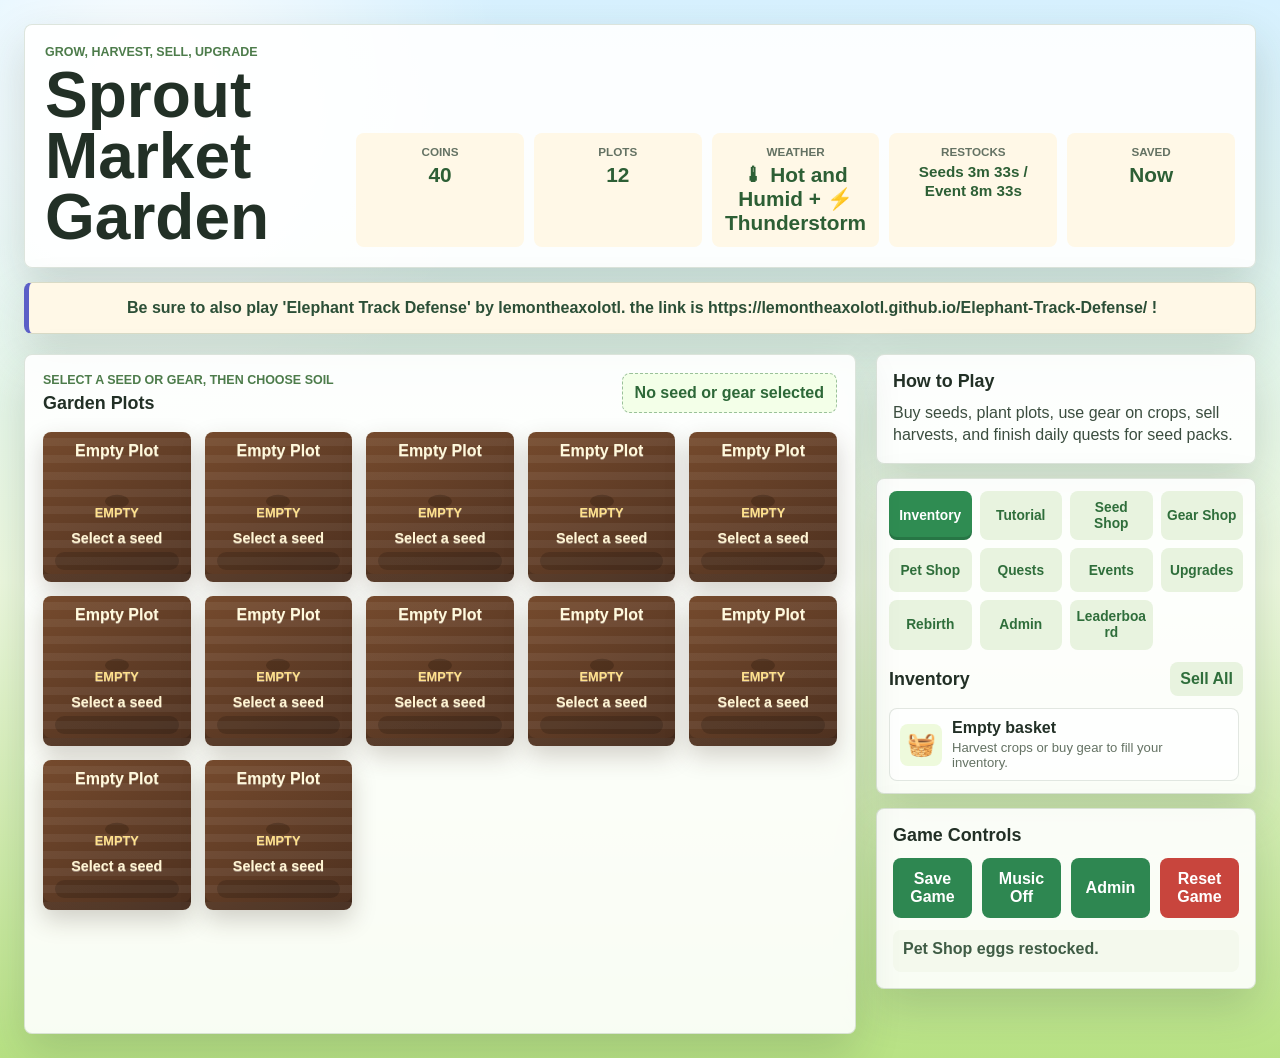
<file: index.html>
﻿<!DOCTYPE html>
<html lang="en">
<head>
  <meta charset="UTF-8">
  <meta name="viewport" content="width=device-width, initial-scale=1.0">
  <meta name="build" content="20260723-elephant-banner-top">
  <title>Sprout Market Garden</title>
  <link rel="stylesheet" href="style.css?v=20260723-elephant-banner-top">
</head>
<body>
  <div class="app">
    <header class="hero">
      <div><p class="eyebrow">Grow, harvest, sell, upgrade</p><h1>Sprout Market Garden</h1></div>
      <div class="stats"><div><span>Coins</span><b id="coins">0</b></div><div><span>Plots</span><b id="plotsOwned">0</b></div><div><span>Weather</span><b id="weatherNow">Sunny</b></div><div><span>Restocks</span><b id="restocksNow">--</b></div><div><span>Saved</span><b id="savedAt">Now</b></div></div>
    </header>
    <a class="promo-banner" href="https://lemontheaxolotl.github.io/Elephant-Track-Defense/" target="_blank" rel="noopener noreferrer">Be sure to also play 'Elephant Track Defense' by lemontheaxolotl. the link is https://lemontheaxolotl.github.io/Elephant-Track-Defense/ !</a>
    <main class="layout">
      <section class="garden"><div class="bar"><div><p class="eyebrow">Select a seed or gear, then choose soil</p><h2>Garden Plots</h2></div><strong id="selectedSeed">No seed or gear selected</strong></div><div id="gardenGrid" class="garden-grid"></div><div id="petYard" class="pet-yard" aria-hidden="true"></div></section>
      <aside class="sidebar">
        <section class="panel compact-help"><h2>How to Play</h2><p>Buy seeds, plant plots, use gear on crops, sell harvests, and finish daily quests for seed packs.</p></section>
        <section class="panel hub-panel">
          <div class="tab-buttons" role="tablist" aria-label="Garden menus">
            <button class="tab-button active" data-tab="inventoryPanel" type="button">Inventory</button>
            <button class="tab-button" data-tab="tutorialPanel" type="button">Tutorial</button>
            <button class="tab-button" data-tab="seedShopPanel" type="button">Seed Shop</button>
            <button class="tab-button" data-tab="gearShopPanel" type="button">Gear Shop</button>
            <button class="tab-button" data-tab="petShopPanel" type="button">Pet Shop</button>
            <button class="tab-button" data-tab="questsPanel" type="button">Quests</button>
            <button class="tab-button" data-tab="eventsPanel" type="button">Events</button>
            <button class="tab-button" data-tab="upgradesPanel" type="button">Upgrades</button>
            <button class="tab-button" data-tab="rebirthPanel" type="button">Rebirth</button>
            <button class="tab-button" data-tab="adminPanel" type="button">Admin</button>
            <button class="tab-button" data-tab="leaderboardPanel" type="button">Leaderboard</button>
          </div>
          <section id="inventoryPanel" class="tab-panel active" aria-labelledby="Inventory"><div class="bar"><h2>Inventory</h2><button id="sellAll" class="ghost">Sell All</button></div><div id="inventory" class="list"></div></section>
          <section id="tutorialPanel" class="tab-panel" aria-labelledby="Tutorial">
            <h2>Beginner Tutorial</h2>
            <div class="tutorial-list">
              <div class="tutorial-step"><strong>1</strong><div><b>Buy a seed</b><p>Open Seed Shop and buy Carrot seeds first. The button selects the seed after buying it.</p></div></div>
              <div class="tutorial-step"><strong>2</strong><div><b>Plant it</b><p>Click an empty soil plot. The selected seed appears above the garden so you know what will be planted.</p></div></div>
              <div class="tutorial-step"><strong>3</strong><div><b>Wait for ready</b><p>Watch the progress bar. A glowing plot is ready to harvest.</p></div></div>
              <div class="tutorial-step"><strong>4</strong><div><b>Harvest and sell</b><p>Click the ready plot, then use Inventory to sell crops or Sell All for quick coins.</p></div></div>
              <div class="tutorial-step"><strong>5</strong><div><b>Grow faster</b><p>Use coins on better seeds, plot upgrades, gear, pets, and daily quests. Events and rebirths are late-game goals.</p></div></div>
            </div>
          </section>
          <section id="seedShopPanel" class="tab-panel" aria-labelledby="Seed Shop"><div class="bar"><h2>Seed Shop</h2><button id="clearSeed" class="ghost">Clear</button></div><div id="shop" class="list"></div></section>
          <section id="gearShopPanel" class="tab-panel" aria-labelledby="Gear Shop"><h2>Gear Shop</h2><div id="gearShop" class="list"></div></section>
          <section id="questsPanel" class="tab-panel" aria-labelledby="Quests"><h2>Daily Quests</h2><div id="quests" class="list"></div></section>
          <section id="eventsPanel" class="tab-panel" aria-labelledby="Events"><h2>Events</h2><div id="events" class="list"></div></section>
          <section id="petShopPanel" class="tab-panel" aria-labelledby="Pet Shop"><h2>Pet Shop</h2><div id="petShop" class="list"></div></section>
          <section id="upgradesPanel" class="tab-panel" aria-labelledby="Upgrades"><h2>Upgrades</h2><div id="upgrades" class="list"></div></section>
          <section id="rebirthPanel" class="tab-panel" aria-labelledby="Rebirth"><h2>Rebirth</h2><div id="rebirth" class="list"></div></section>
          <section id="adminPanel" class="tab-panel" aria-labelledby="Admin">
            <h2>Admin Panel</h2>
            <div id="admin" class="admin-box"></div>
          </section>
          <section id="leaderboardPanel" class="tab-panel" aria-labelledby="Leaderboard"><div class="bar"><h2>Leaderboard</h2><button id="refreshLeaderboard" class="ghost" type="button">Refresh</button></div><div id="leaderboard" class="list"></div></section>
        </section>
        <section class="panel"><h2>Game Controls</h2><div class="control-row"><button id="saveGame">Save Game</button><button id="musicToggle" class="music-toggle" type="button">Music Off</button><button id="openAdmin" type="button">Admin</button><button id="resetGame" class="danger">Reset Game</button></div><p id="log" class="log">Welcome. Buy a seed to begin.</p></section>
      </aside>
    </main>
  </div>
  <div id="packModal" class="pack-modal" aria-hidden="true">
    <div class="pack-dialog" role="dialog" aria-modal="true" aria-labelledby="packTitle">
      <div class="pack-lid"></div>
      <h2 id="packTitle">Seed Pack</h2>
      <p id="packSubtitle">Opening...</p>
      <div id="packCards" class="pack-cards"></div>
      <button id="packClose" type="button">Collect Seeds</button>
    </div>
  </div>
  <div id="eggModal" class="pack-modal" aria-hidden="true">
    <div class="pack-dialog egg-dialog" role="dialog" aria-modal="true" aria-labelledby="eggTitle">
      <div class="egg-shell"></div>
      <h2 id="eggTitle">Egg Hatch</h2>
      <p id="eggSubtitle">The egg is wobbling...</p>
      <div id="eggResult" class="egg-result"></div>
      <button id="eggClose" type="button">Keep Pet</button>
    </div>
  </div>
  <script src="script.js?v=20260723-elephant-banner-top"></script>
</body>
</html>
</file>
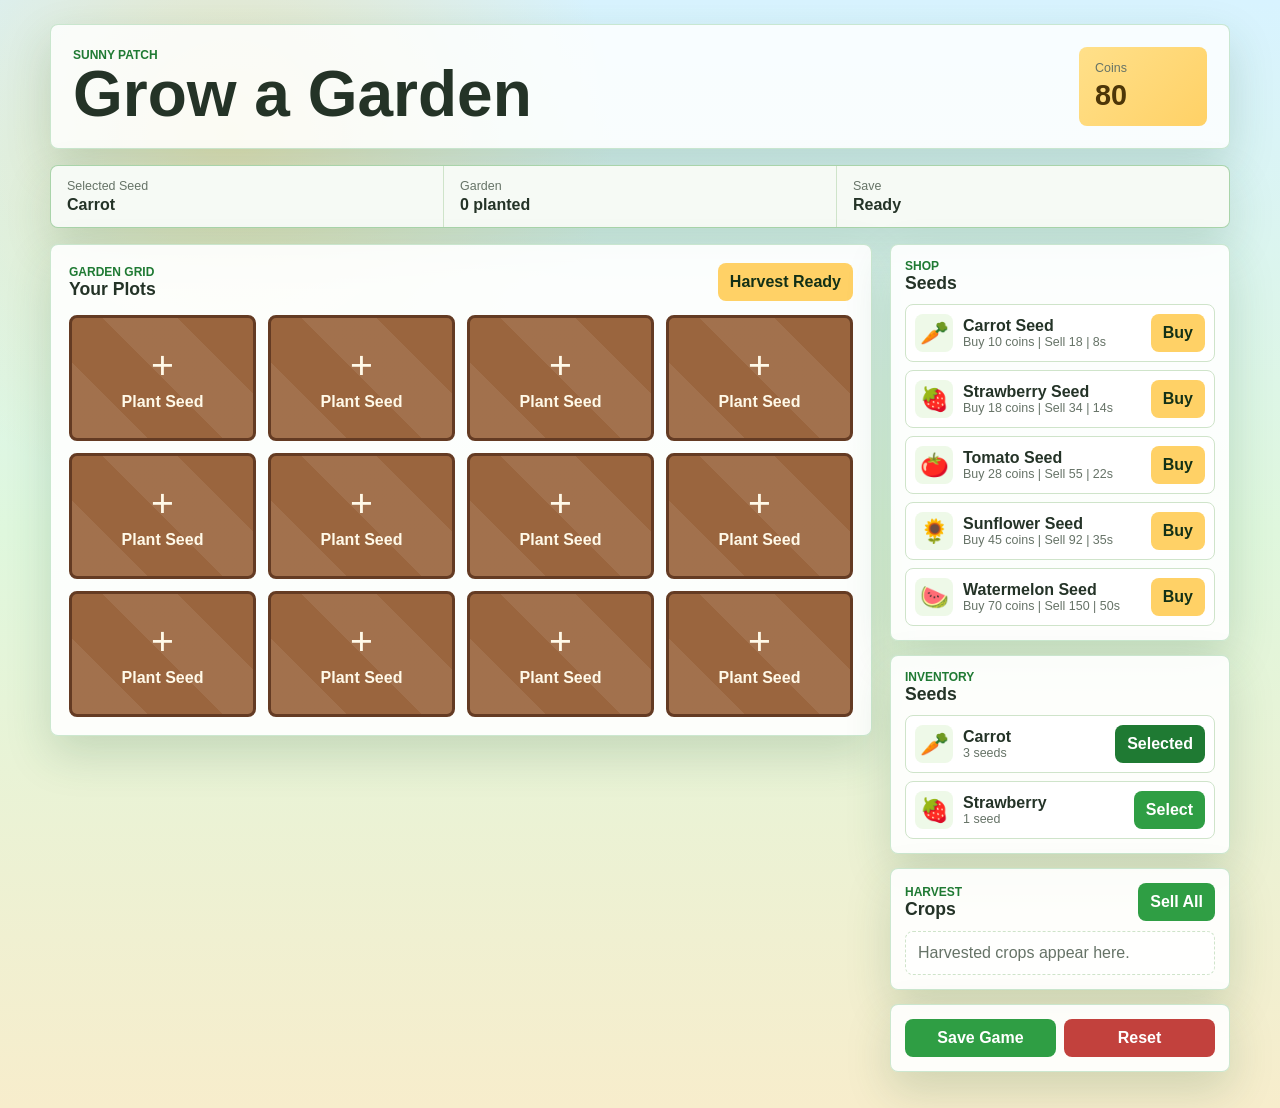
<file: public/index.html>
<!DOCTYPE html>
<html lang="en">
<head>
  <meta charset="UTF-8">
  <meta name="viewport" content="width=device-width, initial-scale=1.0">
  <title>Grow a Garden</title>
  <link rel="stylesheet" href="style.css">
</head>
<body>
  <main class="app-shell">
    <header class="game-header">
      <div>
        <p class="eyebrow">Sunny Patch</p>
        <h1>Grow a Garden</h1>
      </div>
      <section class="wallet" aria-label="Player wallet">
        <span>Coins</span>
        <strong id="coinCount">0</strong>
      </section>
    </header>

    <section class="status-strip" aria-label="Game status">
      <div>
        <span>Selected Seed</span>
        <strong id="selectedSeedLabel">None</strong>
      </div>
      <div>
        <span>Garden</span>
        <strong id="gardenStatus">0 planted</strong>
      </div>
      <div>
        <span>Save</span>
        <strong id="saveStatus">Loading</strong>
      </div>
    </section>

    <section class="layout">
      <section class="garden-panel" aria-label="Garden">
        <div class="panel-heading">
          <div>
            <p class="eyebrow">Garden Grid</p>
            <h2>Your Plots</h2>
          </div>
          <button id="harvestReadyBtn" class="primary-btn" type="button">Harvest Ready</button>
        </div>
        <div id="gardenGrid" class="garden-grid" aria-live="polite"></div>
      </section>

      <aside class="side-panel" aria-label="Game controls">
        <section class="card shop-card">
          <div class="panel-heading compact">
            <div>
              <p class="eyebrow">Shop</p>
              <h2>Seeds</h2>
            </div>
          </div>
          <div id="shopList" class="shop-list"></div>
        </section>

        <section class="card">
          <div class="panel-heading compact">
            <div>
              <p class="eyebrow">Inventory</p>
              <h2>Seeds</h2>
            </div>
          </div>
          <div id="seedInventory" class="inventory-list"></div>
        </section>

        <section class="card">
          <div class="panel-heading compact">
            <div>
              <p class="eyebrow">Harvest</p>
              <h2>Crops</h2>
            </div>
            <button id="sellAllBtn" class="secondary-btn" type="button">Sell All</button>
          </div>
          <div id="cropInventory" class="inventory-list"></div>
        </section>

        <section class="card actions-card">
          <button id="saveBtn" class="secondary-btn" type="button">Save Game</button>
          <button id="resetBtn" class="danger-btn" type="button">Reset</button>
        </section>
      </aside>
    </section>
  </main>

  <script src="../src/plantRules.js"></script>
  <script src="../src/shopRules.js"></script>
  <script src="../src/gameRules.js"></script>
  <script src="script.js"></script>
</body>
</html>
</file>
<file: style.css>
﻿:root{--ink:#223026;--muted:#647263;--green:#2e8751;--green2:#70be62;--sky:#d7f1ff;--cream:#fff8e7;--soil:#754a2d;--soil2:#4d301f;--danger:#c8453d;--panel:rgba(255,255,255,.9);--shadow:0 18px 45px rgba(37,62,42,.18)}*{box-sizing:border-box}body{margin:0;min-height:100vh;color:var(--ink);font-family:Arial,Helvetica,sans-serif;background:radial-gradient(circle at 12% 8%,rgba(255,255,255,.95),transparent 22rem),linear-gradient(180deg,var(--sky),#edf9df 55%,#b8e284)}button{font:inherit;color:inherit}.app{width:min(1440px,100%);margin:auto;padding:24px}.hero,.garden,.panel{border:1px solid rgba(53,92,48,.16);border-radius:8px;background:var(--panel);box-shadow:var(--shadow)}.hero{display:flex;align-items:end;justify-content:space-between;gap:18px;padding:20px}.eyebrow{margin:0 0 6px;color:#4d7c4b;font-size:.78rem;font-weight:800;text-transform:uppercase;letter-spacing:0}h1,h2,p{letter-spacing:0}h1,h2{margin:0}h1{font-size:clamp(2rem,5vw,4.2rem);line-height:.95}h2{font-size:1.12rem}.stats{display:grid;grid-template-columns:repeat(3,minmax(82px,1fr));gap:10px;min-width:min(420px,100%)}.stats div{padding:12px;border-radius:8px;background:var(--cream);text-align:center}.stats span{display:block;color:var(--muted);font-size:.73rem;font-weight:800;text-transform:uppercase}.stats b{display:block;margin-top:5px;color:#2d5f35;font-size:1.3rem}.layout{display:grid;grid-template-columns:minmax(0,1fr)380px;gap:20px;margin-top:20px}.garden{min-height:680px;padding:18px}.bar{display:flex;align-items:center;justify-content:space-between;gap:12px}#selectedSeed{min-width:160px;padding:10px 12px;border:1px dashed rgba(48,117,58,.45);border-radius:8px;background:#f3ffe8;color:#2d6838;text-align:center}.garden-grid{display:grid;grid-template-columns:repeat(auto-fit,minmax(134px,1fr));gap:14px;margin-top:18px}.plot{position:relative;display:grid;place-items:center;min-height:150px;padding:14px 10px;overflow:hidden;border:0;border-radius:8px;background:repeating-linear-gradient(0deg,rgba(255,255,255,.06) 0 8px,transparent 8px 17px),linear-gradient(145deg,var(--soil),var(--soil2));box-shadow:inset 0 -8px 0 rgba(0,0,0,.14),0 10px 24px rgba(66,45,30,.22);cursor:pointer;transition:transform .16s ease,box-shadow .16s ease}.plot:hover,.plot:focus-visible{transform:translateY(-3px);outline:3px solid rgba(245,185,66,.62);outline-offset:2px}.plot.ready{animation:readyPulse 1.4s ease-in-out infinite;background:radial-gradient(circle at 50% 25%,rgba(255,241,158,.45),transparent 45%),linear-gradient(145deg,#84602f,#51321e)}.crop{font-size:2.6rem;margin-bottom:36px;transform:scale(var(--scale,.35));transform-origin:center bottom;animation:sway 2.6s ease-in-out infinite}.empty .crop{width:68px;height:38px;border-radius:50%;background:rgba(35,21,10,.28);animation:none}.plot-name,.plot-time,.plot-action{position:absolute;left:10px;right:10px;text-align:center;text-shadow:0 1px 0 rgba(255,255,255,.35)}.plot-name{top:10px;color:#fff9dc;font-weight:900}.plot-action{bottom:62px;color:#ffe18b;font-size:.8rem;font-weight:900;text-transform:uppercase}.plot-time{bottom:36px;color:#fff5d3;font-size:.9rem;font-weight:800}.progress{position:absolute;left:12px;right:12px;bottom:12px;height:18px;border-radius:999px;background:rgba(0,0,0,.16);overflow:hidden}.progress i{display:block;width:var(--progress,0%);height:100%;border-radius:inherit;background:linear-gradient(90deg,var(--green2),#f5c453);transition:width .3s ease}.sidebar{display:grid;gap:14px;align-content:start}.panel{padding:16px}.panel ol{margin:12px 0 0;padding-left:20px;color:#3b4d3f}.panel li+li{margin-top:6px}.list{display:grid;gap:10px;margin-top:12px}.item{display:grid;grid-template-columns:auto 1fr auto;align-items:center;gap:10px;padding:10px;border:1px solid rgba(49,89,52,.14);border-radius:8px;background:rgba(255,255,255,.74)}.icon{display:grid;place-items:center;width:42px;height:42px;border-radius:8px;background:#eefadc;font-size:1.45rem}.title{margin:0;font-weight:900}.meta{margin:3px 0 0;color:var(--muted);font-size:.82rem}.actions{display:flex;gap:6px;flex-wrap:wrap}button{border:0;border-radius:8px;background:var(--green);color:#fff;font-weight:900;cursor:pointer;transition:transform .14s ease,background .14s ease,opacity .14s ease}button:hover:not(:disabled){transform:translateY(-1px);background:#246d40}button:disabled{cursor:not-allowed;opacity:.48}.item button{min-width:76px;padding:9px 10px}.ghost{padding:8px 10px;background:#e8f3df;color:#2f6e3b}.ghost:hover:not(:disabled){background:#d7edc7}.control-row{display:grid;grid-template-columns:1fr 1fr;gap:10px;margin-top:12px}.control-row button{padding:12px}.danger{background:var(--danger)}.danger:hover:not(:disabled){background:#a83731}.log{min-height:42px;margin:12px 0 0;padding:10px;border-radius:8px;background:#f4f9ed;color:#3f5c45;font-weight:800}.pop{animation:pop .26s ease}@keyframes sway{0%,100%{rotate:-2deg}50%{rotate:2deg}}@keyframes readyPulse{0%,100%{filter:brightness(1)}50%{filter:brightness(1.14)}}@keyframes pop{0%{transform:scale(1)}45%{transform:scale(1.08)}100%{transform:scale(1)}}@media(max-width:980px){.layout{grid-template-columns:1fr}.garden{min-height:auto}}@media(max-width:680px){.app{padding:12px}.hero{display:grid}.stats{grid-template-columns:repeat(3,1fr);min-width:0}.stats div{padding:10px 6px}.garden-grid{grid-template-columns:repeat(2,minmax(0,1fr));gap:10px}.plot{min-height:136px}.item{grid-template-columns:auto 1fr}.actions{grid-column:1/-1}.actions button,.item button{width:100%}}
.badge{display:inline-block;margin-left:8px;padding:3px 7px;border-radius:999px;background:#edf3e7;color:#3c5d42;font-size:.68rem;font-weight:900;vertical-align:middle}.rarity-common{border-left:5px solid #8aa084}.rarity-uncommon{border-left:5px solid #3fa85f}.rarity-rare{border-left:5px solid #2e8bdc}.rarity-epic{border-left:5px solid #9b55d9}.rarity-legendary{border-left:5px solid #e1a533}.rarity-mythic{border-left:5px solid #e85f86}.rarity-common .badge{background:#edf3e7;color:#4c624d}.rarity-uncommon .badge{background:#e4f8e9;color:#23733d}.rarity-rare .badge{background:#e5f1ff;color:#1e62a0}.rarity-epic .badge{background:#f1e7ff;color:#7131a8}.rarity-legendary .badge{background:#fff2cb;color:#90620d}.rarity-mythic .badge{background:#ffe4ec;color:#9b2448}

#gearShop .item{border-left:5px solid #4f8fbf}#quests .item{border-left:5px solid #e1a533}#quests .icon{background:#fff2cb}.selected-gear{background:#e8f4ff;color:#235d83}

.compact-help p{margin:10px 0 0;color:#3b4d3f;line-height:1.4}.hub-panel{padding:12px}.tab-buttons{display:grid;grid-template-columns:repeat(4,minmax(0,1fr));gap:8px;margin-bottom:12px}.tab-button{min-width:0;min-height:44px;padding:9px 6px;background:#e8f3df;color:#2f6e3b;font-size:.86rem;line-height:1.15;text-align:center;white-space:normal;overflow-wrap:anywhere}.tab-button.active{background:#2f8c52;color:#fff;box-shadow:inset 0 -3px 0 rgba(0,0,0,.16)}.tab-panel{display:none}.tab-panel.active{display:block}.hub-panel .list{max-height:430px;overflow:auto;padding-right:4px}.hub-panel .list::-webkit-scrollbar{width:10px}.hub-panel .list::-webkit-scrollbar-thumb{background:#bfd8b1;border-radius:999px}.hub-panel .list::-webkit-scrollbar-track{background:#edf6e8;border-radius:999px}@media(max-width:680px){.tab-buttons{grid-template-columns:1fr 1fr}.hub-panel .list{max-height:none;overflow:visible}}
.promo-banner{display:block;margin-top:14px;padding:14px 16px;border:1px solid rgba(49,89,52,.18);border-left:5px solid #5b5fc7;border-radius:8px;background:#fff8e7;color:#2c4f37;box-shadow:var(--shadow);font-weight:900;line-height:1.35;text-align:center;text-decoration:none;overflow-wrap:anywhere}.promo-banner:hover,.promo-banner:focus-visible{outline:3px solid rgba(91,95,199,.28);outline-offset:2px;background:#f3f0ff;color:#24355f}
.tutorial-list{display:grid;gap:10px;margin-top:12px}.tutorial-step{display:grid;grid-template-columns:auto 1fr;gap:10px;padding:10px;border:1px solid rgba(49,89,52,.14);border-left:5px solid #2e8751;border-radius:8px;background:rgba(255,255,255,.74)}.tutorial-step strong{display:grid;place-items:center;width:34px;height:34px;border-radius:8px;background:#2e8751;color:#fff;font-weight:900}.tutorial-step b{display:block;margin:0 0 3px}.tutorial-step p{margin:0;color:var(--muted);font-size:.84rem;line-height:1.35}
.admin-box{margin-top:12px}.admin-lock,.admin-grid{display:grid;gap:10px}.admin-lock{padding:10px;border:1px solid rgba(49,89,52,.14);border-left:5px solid #5b5fc7;border-radius:8px;background:rgba(255,255,255,.74)}.admin-lock p{margin:0;color:var(--muted);font-size:.84rem}.admin-grid{grid-template-columns:1fr 1fr}.admin-grid label{display:grid;gap:5px;color:#3b4d3f;font-size:.78rem;font-weight:900;text-transform:uppercase}.admin-box input,.admin-box select{width:100%;min-height:40px;padding:8px;border:1px solid rgba(49,89,52,.24);border-radius:8px;background:#fff;color:var(--ink);font:inherit}.admin-box button{min-height:40px;padding:9px 10px}.admin-grid button{align-self:end}.admin-mutations{grid-column:1/-1;display:flex;gap:8px;flex-wrap:wrap;padding:10px;border:1px solid rgba(49,89,52,.14);border-radius:8px;background:rgba(255,255,255,.6)}.admin-mutations strong{width:100%;font-size:.78rem;text-transform:uppercase}.admin-mutations label{display:flex;align-items:center;gap:4px;text-transform:none}.admin-mutations input{width:auto;min-height:0}@media(max-width:680px){.admin-grid{grid-template-columns:1fr}}

.plot-mutations{position:absolute;top:34px;left:8px;right:8px;display:flex;justify-content:center;gap:4px;flex-wrap:wrap}.mutation-badge{display:inline-block;padding:2px 5px;border-radius:999px;background:#edf3e7;color:#34533b;font-size:.62rem;font-weight:900;text-shadow:none}.mutation-gold{filter:drop-shadow(0 0 6px rgba(245,185,66,.65))}.mutation-rainbow{filter:drop-shadow(0 0 7px rgba(139,92,246,.72)) saturate(1.35)}.mutation-wet{filter:drop-shadow(0 0 6px rgba(64,156,255,.6))}.mutation-frozen{filter:drop-shadow(0 0 7px rgba(146,218,255,.75))}.mutation-wind{filter:drop-shadow(0 0 6px rgba(121,190,148,.62))}.mutation-celestial{filter:drop-shadow(0 0 8px rgba(255,229,128,.8))}.mutation-moonlit{filter:drop-shadow(0 0 8px rgba(176,141,255,.78)) brightness(1.08)}.mutation-shocked{filter:drop-shadow(0 0 9px rgba(255,232,76,.9)) brightness(1.16)}.mutation-tropical{filter:drop-shadow(0 0 8px rgba(255,159,67,.78)) saturate(1.18)}.mutation-badge.mutation-gold{background:#fff1bd;color:#875c00}.mutation-badge.mutation-rainbow{background:linear-gradient(90deg,#ffd1dc,#fff0a8,#c6f6d5,#bee3f8,#ddd6fe);color:#44226d}.mutation-badge.mutation-wet{background:#dff0ff;color:#1d5c93}.mutation-badge.mutation-frozen{background:#e7f8ff;color:#246b8a}.mutation-badge.mutation-wind{background:#e6f7ec;color:#287044}.mutation-badge.mutation-celestial{background:#fff5cf;color:#755105}.mutation-badge.mutation-moonlit{background:#eee8ff;color:#4c2d83}.mutation-badge.mutation-shocked{background:#fff6a8;color:#745400}.mutation-badge.mutation-tropical{background:#ffe7bc;color:#7a3c00}.stats{grid-template-columns:repeat(4,minmax(82px,1fr))}@media(max-width:680px){.stats{grid-template-columns:repeat(2,1fr)}}
.rarity-divine{border-left:5px solid #f6e05e}.rarity-prismatic{border-left:5px solid #ff5cc8}.rarity-transcendent{border-left:5px solid #0f172a;background:linear-gradient(135deg,rgba(255,255,255,.82),rgba(224,255,248,.86),rgba(246,232,255,.9))}.rarity-divine .badge{background:#fff8cf;color:#8a6500}.rarity-prismatic .badge{background:linear-gradient(90deg,#ffb3d9,#ffe599,#b8ffd6,#b7e4ff,#e0c3ff);color:#5f1b6d}.rarity-transcendent .badge{background:linear-gradient(90deg,#0f172a,#0e7490,#7c3aed,#f8fafc);color:#fff}
.pack-modal{position:fixed;inset:0;display:none;place-items:center;padding:20px;background:rgba(21,35,25,.48);z-index:20}.pack-modal.open{display:grid}.pack-dialog{position:relative;width:min(520px,100%);padding:24px;border-radius:8px;background:#fff8e7;box-shadow:0 24px 70px rgba(0,0,0,.32);text-align:center;overflow:hidden}.pack-lid{width:110px;height:56px;margin:0 auto 8px;border-radius:8px;background:linear-gradient(135deg,#2f8c52,#f5b942);animation:packPop .8s ease both}.pack-dialog h2{font-size:1.45rem}.pack-dialog p{margin:8px 0 16px;color:#526554;font-weight:800}.pack-cards{display:grid;grid-template-columns:repeat(3,1fr);gap:10px;margin:16px 0}.pack-card{min-height:132px;padding:12px;border-radius:8px;background:#fff;border:1px solid rgba(49,89,52,.14);display:grid;place-items:center;gap:5px;transform:translateY(16px) rotate(-3deg);opacity:0;animation:cardReveal .54s ease forwards}.pack-icon{font-size:2rem}.pack-card strong{font-size:.94rem}.pack-card small{color:#667366;font-weight:900}.pack-dialog button{padding:12px 16px}.pack-card.rarity-divine{background:#fff8cf}.pack-card.rarity-prismatic{background:linear-gradient(135deg,#ffeff8,#fff6c7,#e5fff0,#e6f5ff,#f2e8ff)}@keyframes packPop{0%{transform:scale(.75) rotate(-8deg);opacity:0}60%{transform:scale(1.08) rotate(3deg);opacity:1}100%{transform:scale(1) rotate(0)}}@keyframes cardReveal{to{transform:translateY(0) rotate(0);opacity:1}}@media(max-width:680px){.tab-buttons{grid-template-columns:1fr 1fr}.pack-cards{grid-template-columns:1fr}.pack-card{min-height:100px}}
.egg-dialog{background:#f7fbff}.egg-shell{width:96px;height:124px;margin:0 auto 10px;border-radius:52% 52% 46% 46%;background:radial-gradient(circle at 35% 28%,#fff,transparent 22%),linear-gradient(135deg,#f5b942,#8fd3ff);animation:eggWobble .9s ease-in-out infinite}.egg-result{min-height:160px;display:grid;place-items:center}.pet-card{width:min(260px,100%);padding:16px;border-radius:8px;background:#fff;border:1px solid rgba(49,89,52,.14);display:grid;gap:6px;place-items:center;animation:cardReveal .5s ease forwards}.pet-icon{font-size:2.6rem}.pet-card p{margin:0;color:#526554;font-size:.86rem}.pet-card.rarity-mythic,.pet-card.rarity-divine{background:#fff8cf}.pet-card.rarity-prismatic{background:linear-gradient(135deg,#ffeff8,#fff6c7,#e5fff0,#e6f5ff,#f2e8ff)}@keyframes eggWobble{0%,100%{transform:rotate(-4deg)}50%{transform:rotate(4deg) scale(1.03)}}

.stats{grid-template-columns:repeat(5,minmax(82px,1fr))}.stats #restocksNow{font-size:.95rem;line-height:1.2}.restock-item{border:2px solid #f5b942;background:#fff8d8;box-shadow:inset 0 0 0 1px rgba(245,185,66,.25)}.restock-item .icon{background:#fff0b8}.restock-item .title{color:#7a5300}@media(max-width:680px){.stats{grid-template-columns:repeat(2,1fr)}}

.garden{position:relative}.pet-yard{position:absolute;inset:72px 16px 16px;pointer-events:none;z-index:4;overflow:hidden}.yard-pet{position:absolute;display:grid;place-items:center;min-width:46px;min-height:46px;padding:4px;border-radius:8px;background:rgba(255,248,231,.86);border:1px solid rgba(53,92,48,.2);box-shadow:0 8px 22px rgba(37,62,42,.16);transform:translate(-50%,-50%)}.yard-pet span{font-size:1.7rem;line-height:1}.yard-pet small{margin-top:1px;padding:1px 5px;border-radius:999px;background:#2f8c52;color:#fff;font-size:.62rem;font-weight:900}.yard-pet.rarity-legendary,.yard-pet.rarity-mythic,.yard-pet.rarity-divine,.yard-pet.rarity-prismatic{background:rgba(255,248,207,.9)}

.control-row{grid-template-columns:repeat(4,1fr)}.music-toggle.active{background:#5b5fc7}.music-toggle.active:hover:not(:disabled){background:#484db0}@media(max-width:680px){.control-row{grid-template-columns:1fr}}
</file>
<file: public/style.css>
:root {
  --soil: #8c5a35;
  --soil-dark: #643b23;
  --leaf: #2f9e44;
  --leaf-dark: #1f7a33;
  --mint: #dff7dd;
  --sun: #ffd166;
  --sky: #d8f3ff;
  --cream: #fff9e8;
  --ink: #243327;
  --muted: #667367;
  --line: #cfe4ca;
  --white: #ffffff;
  --danger: #c2413d;
  --shadow: 0 18px 45px rgba(31, 87, 49, 0.18);
}

* {
  box-sizing: border-box;
}

body {
  margin: 0;
  min-height: 100vh;
  color: var(--ink);
  font-family: Arial, Helvetica, sans-serif;
  background:
    radial-gradient(circle at 18% 12%, rgba(255, 209, 102, 0.4), transparent 24rem),
    linear-gradient(180deg, var(--sky), var(--mint) 48%, #f7edcc);
}

button {
  border: 0;
  color: inherit;
  font: inherit;
  cursor: pointer;
}

button:disabled {
  cursor: not-allowed;
  opacity: 0.55;
}

.app-shell {
  width: min(1180px, calc(100% - 32px));
  margin: 0 auto;
  padding: 24px 0 36px;
}

.game-header,
.status-strip,
.garden-panel,
.card {
  border: 1px solid rgba(47, 158, 68, 0.24);
  box-shadow: var(--shadow);
}

.game-header {
  display: flex;
  align-items: center;
  justify-content: space-between;
  gap: 16px;
  padding: 22px;
  border-radius: 8px;
  background: rgba(255, 255, 255, 0.82);
}

h1,
h2,
p {
  margin: 0;
}

h1 {
  font-size: clamp(2rem, 5vw, 4.2rem);
  line-height: 1;
}

h2 {
  font-size: 1.1rem;
}

.eyebrow {
  color: var(--leaf-dark);
  font-size: 0.75rem;
  font-weight: 800;
  letter-spacing: 0;
  text-transform: uppercase;
}

.wallet {
  display: grid;
  gap: 4px;
  min-width: 128px;
  padding: 14px 16px;
  border-radius: 8px;
  color: #4d3608;
  background: linear-gradient(135deg, #ffe08a, var(--sun));
}

.wallet span,
.status-strip span,
.plant-meta,
.item-meta {
  color: var(--muted);
  font-size: 0.78rem;
}

.wallet strong {
  font-size: 1.8rem;
}

.status-strip {
  display: grid;
  grid-template-columns: repeat(3, 1fr);
  gap: 1px;
  margin: 16px 0;
  overflow: hidden;
  border-radius: 8px;
  background: var(--line);
}

.status-strip > div {
  display: grid;
  gap: 3px;
  padding: 13px 16px;
  background: rgba(255, 255, 255, 0.82);
}

.layout {
  display: grid;
  grid-template-columns: minmax(0, 1fr) 340px;
  gap: 18px;
  align-items: start;
}

.garden-panel,
.card {
  border-radius: 8px;
  background: rgba(255, 255, 255, 0.9);
}

.garden-panel {
  padding: 18px;
}

.panel-heading {
  display: flex;
  align-items: center;
  justify-content: space-between;
  gap: 12px;
  margin-bottom: 14px;
}

.panel-heading.compact {
  margin-bottom: 10px;
}

.garden-grid {
  display: grid;
  grid-template-columns: repeat(4, minmax(92px, 1fr));
  gap: 12px;
}

.plot {
  position: relative;
  display: grid;
  align-content: center;
  justify-items: center;
  min-height: 126px;
  padding: 10px;
  border: 3px solid var(--soil-dark);
  border-radius: 8px;
  background:
    linear-gradient(45deg, rgba(255, 255, 255, 0.08) 25%, transparent 25% 50%, rgba(255, 255, 255, 0.08) 50% 75%, transparent 75%),
    var(--soil);
  background-size: 26px 26px;
  color: var(--cream);
  text-align: center;
  transition: transform 140ms ease, filter 140ms ease;
}

.plot:hover {
  transform: translateY(-2px);
  filter: brightness(1.04);
}

.plot.ready {
  border-color: #f2b705;
  box-shadow: inset 0 0 0 2px rgba(255, 255, 255, 0.35), 0 0 0 4px rgba(255, 209, 102, 0.35);
}

.plot.empty {
  background:
    linear-gradient(45deg, rgba(255, 255, 255, 0.08) 25%, transparent 25% 50%, rgba(255, 255, 255, 0.08) 50% 75%, transparent 75%),
    #9a653e;
}

.plant-emoji {
  font-size: 2.45rem;
  line-height: 1;
}

.plant-name {
  margin-top: 8px;
  font-weight: 800;
}

.progress {
  width: 100%;
  height: 8px;
  margin-top: 8px;
  overflow: hidden;
  border-radius: 999px;
  background: rgba(255, 255, 255, 0.28);
}

.progress span {
  display: block;
  height: 100%;
  border-radius: inherit;
  background: var(--sun);
}

.side-panel {
  display: grid;
  gap: 14px;
}

.card {
  padding: 14px;
}

.shop-list,
.inventory-list {
  display: grid;
  gap: 8px;
}

.shop-item,
.inventory-item {
  display: grid;
  grid-template-columns: auto 1fr auto;
  gap: 10px;
  align-items: center;
  min-height: 58px;
  padding: 9px;
  border: 1px solid var(--line);
  border-radius: 8px;
  background: var(--white);
}

.item-icon {
  display: grid;
  place-items: center;
  width: 38px;
  height: 38px;
  border-radius: 8px;
  background: #eef9e8;
  font-size: 1.45rem;
}

.item-name {
  font-weight: 800;
}

.primary-btn,
.secondary-btn,
.danger-btn,
.buy-btn,
.select-btn {
  min-height: 38px;
  padding: 0 12px;
  border-radius: 8px;
  font-weight: 800;
}

.primary-btn,
.buy-btn {
  color: #123016;
  background: var(--sun);
}

.secondary-btn,
.select-btn {
  color: var(--white);
  background: var(--leaf);
}

.select-btn.active {
  background: var(--leaf-dark);
}

.danger-btn {
  color: var(--white);
  background: var(--danger);
}

.actions-card {
  display: grid;
  grid-template-columns: 1fr 1fr;
  gap: 8px;
}

.empty-note {
  padding: 12px;
  border: 1px dashed var(--line);
  border-radius: 8px;
  color: var(--muted);
  background: rgba(255, 255, 255, 0.65);
}

@media (max-width: 900px) {
  .layout {
    grid-template-columns: 1fr;
  }

  .garden-grid {
    grid-template-columns: repeat(3, minmax(88px, 1fr));
  }
}

@media (max-width: 620px) {
  .app-shell {
    width: min(100% - 20px, 1180px);
    padding-top: 10px;
  }

  .game-header,
  .panel-heading {
    align-items: stretch;
    flex-direction: column;
  }

  .status-strip {
    grid-template-columns: 1fr;
  }

  .garden-grid {
    grid-template-columns: repeat(2, minmax(0, 1fr));
    gap: 9px;
  }

  .plot {
    min-height: 112px;
  }
}
</file>
